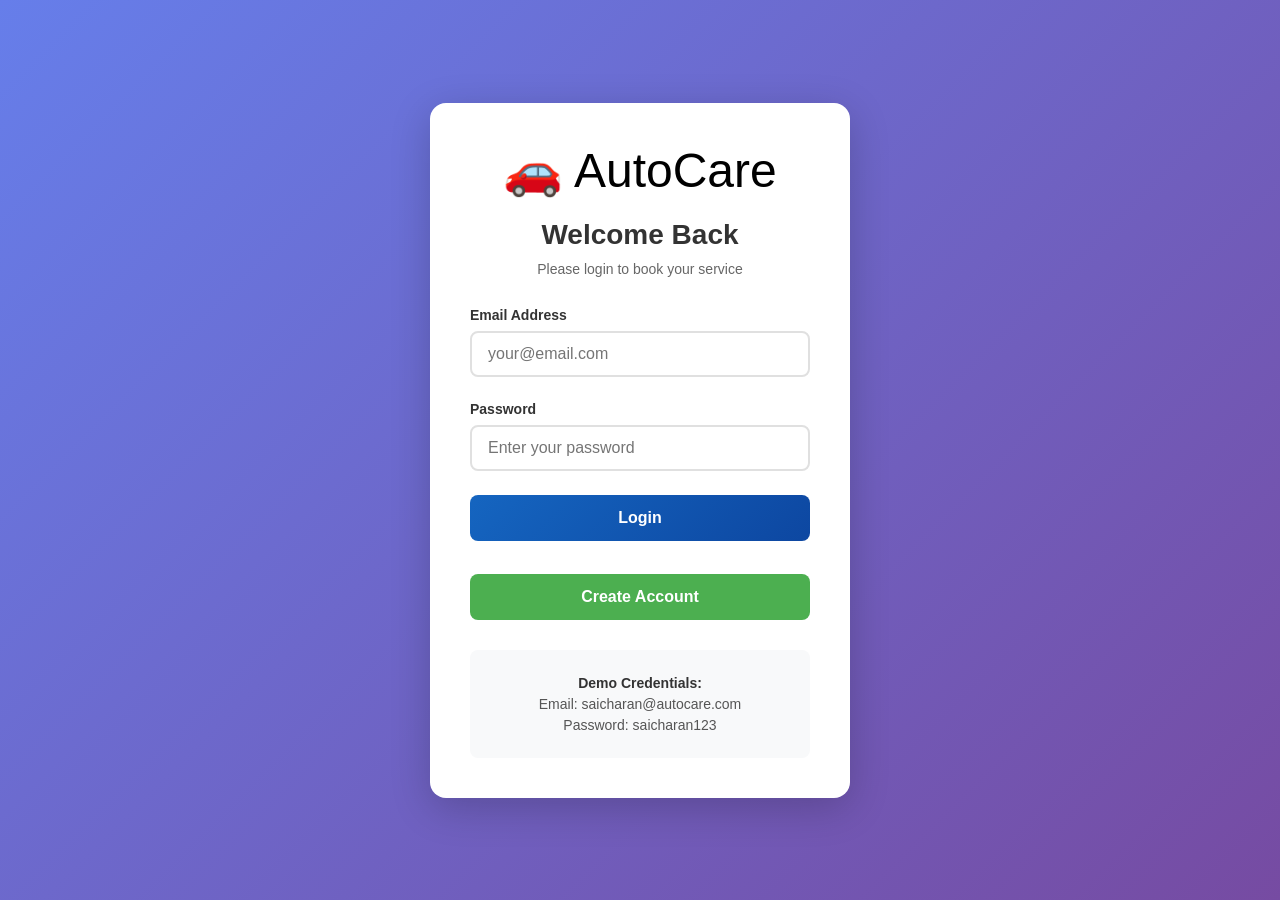
<file: index.html>
<!DOCTYPE html>
<html lang="en">
<head>
  <meta charset="UTF-8">
  <meta name="viewport" content="width=device-width, initial-scale=1.0">
  <title>Book Service - AutoCare</title>
  <link rel="stylesheet" href="style.css">
</head>
<body>
  <header>
    <div class="header-content">
      <div>
        <h1>🚗 AutoCare Service Centre</h1>
        <p>Book your car service in minutes</p>
      </div>
      <div class="user-info">
        <span id="user-email"></span>
        <button class="btn-logout" onclick="handleLogout()">Logout</button>
      </div>
    </div>
  </header>
  
  <main>
    <div class="booking-card">
      <h2>Book a Service</h2>
      
      <div class="form-group">
        <label>Your Name</label>
        <input type="text" id="name" placeholder="John Smith">
      </div>
      
      <div class="form-group">
        <label>Car Number Plate</label>
        <input type="text" id="plate" placeholder="AB12 CDE">
      </div>
      
      <div class="form-group">
        <label>Service Type</label>
        <select id="service">
            <option>Oil Change - ₹4,500</option>
            <option>Full Service - ₹12,000</option>
            <option>Tyre Replacement - ₹20,000</option>
            <option>Brake Check - ₹6,500</option>
            <option>General Service - ₹5,499</option>
        </select>
      </div>
      
      <div class="form-group">
        <label>Preferred Date</label>
        <input type="date" id="date">
      </div>
      
      <div class="form-group">
        <label>Additional Notes (Optional)</label>
        <textarea id="notes" placeholder="Any special requirements?" rows="3"></textarea>
      </div>
      
      <button class="btn-primary" onclick="submitBooking()">Confirm Booking</button>

      <div class="service-info">
        <h3>🚗 SaiCharan AutoCare Bangalore</h3>
      
        <p><strong>Address:</strong><br>
        SaiCharan AutoCare Service Center,<br>
        Outer Ring Road, Marathahalli,<br>
        Bengaluru, Karnataka - 560037</p>
      
        <p><strong>Working Hours:</strong><br>
        Monday - Saturday : 9 AM to 8 PM</p>
      
        <p><strong>Contact:</strong><br>
        📞 +91 9876543210<br>
        📧 support@saicharanautocare.com</p>
      
        <p><strong>Payment Methods:</strong><br>
        ✅ UPI<br>
        ✅ Credit Card<br>
        ✅ Debit Card<br>
        ✅ Cash</p>
      </div>
      
      <div id="confirmation" class="confirmation-message"></div>
    </div>
  </main>
  
  <script src="script.js"></script>
</body>
</html>
</file>
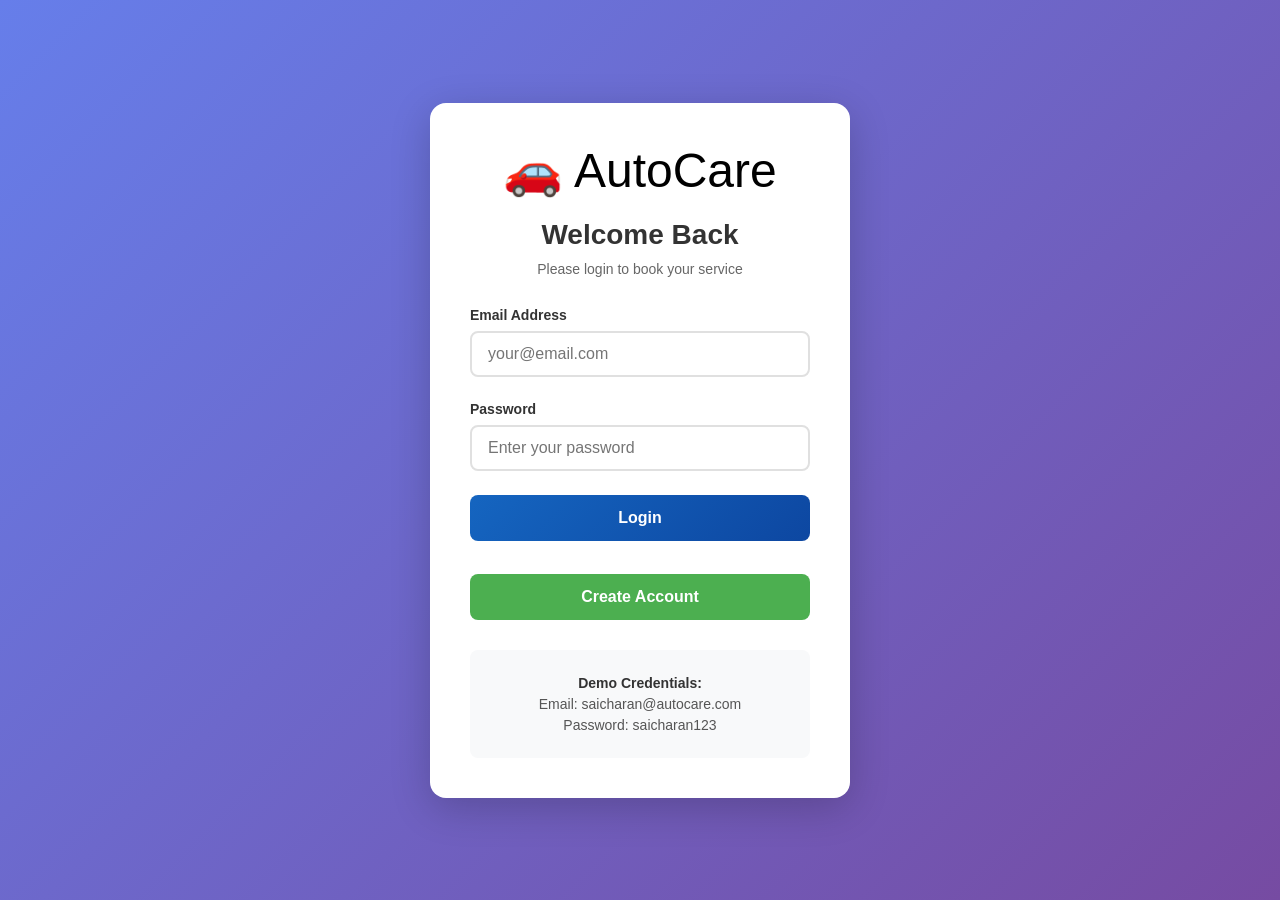
<file: login.html>
<!DOCTYPE html>
<html lang="en">
<head>
  <meta charset="UTF-8">
  <meta name="viewport" content="width=device-width, initial-scale=1.0">
  <title>Login - SaiCharan AutoCare</title>

  <link rel="stylesheet" href="style.css">
</head>

<body class="login-page">

  <div class="login-container">

    <div class="login-box">

      <div class="logo">🚗 AutoCare</div>

      <h1>Welcome Back</h1>

      <p class="subtitle">
        Please login to book your service
      </p>

      <div id="login-error" class="error-message"></div>

      <div class="form-group">
        <label>Email Address</label>

        <input 
          type="email"
          id="email"
          placeholder="your@email.com"
          autocomplete="email"
        >
      </div>

      <div class="form-group">
        <label>Password</label>

        <input 
          type="password"
          id="password"
          placeholder="Enter your password"
          autocomplete="current-password"
        >
      </div>

      <!-- LOGIN BUTTON -->
      <button class="btn-primary" onclick="handleLogin()">
        Login
      </button>

      <br><br>

      <!-- SIGNUP BUTTON -->
      <button 
        class="btn-primary signup-btn"
        onclick="window.location.href='signup.html'"
      >
        Create Account
      </button>

      <div class="demo-credentials">

        <p><strong>Demo Credentials:</strong></p>

        <p>Email: saicharan@autocare.com</p>

        <p>Password: saicharan123</p>

      </div>

    </div>

  </div>

  <script src="script.js"></script>

</body>
</html>
</file>
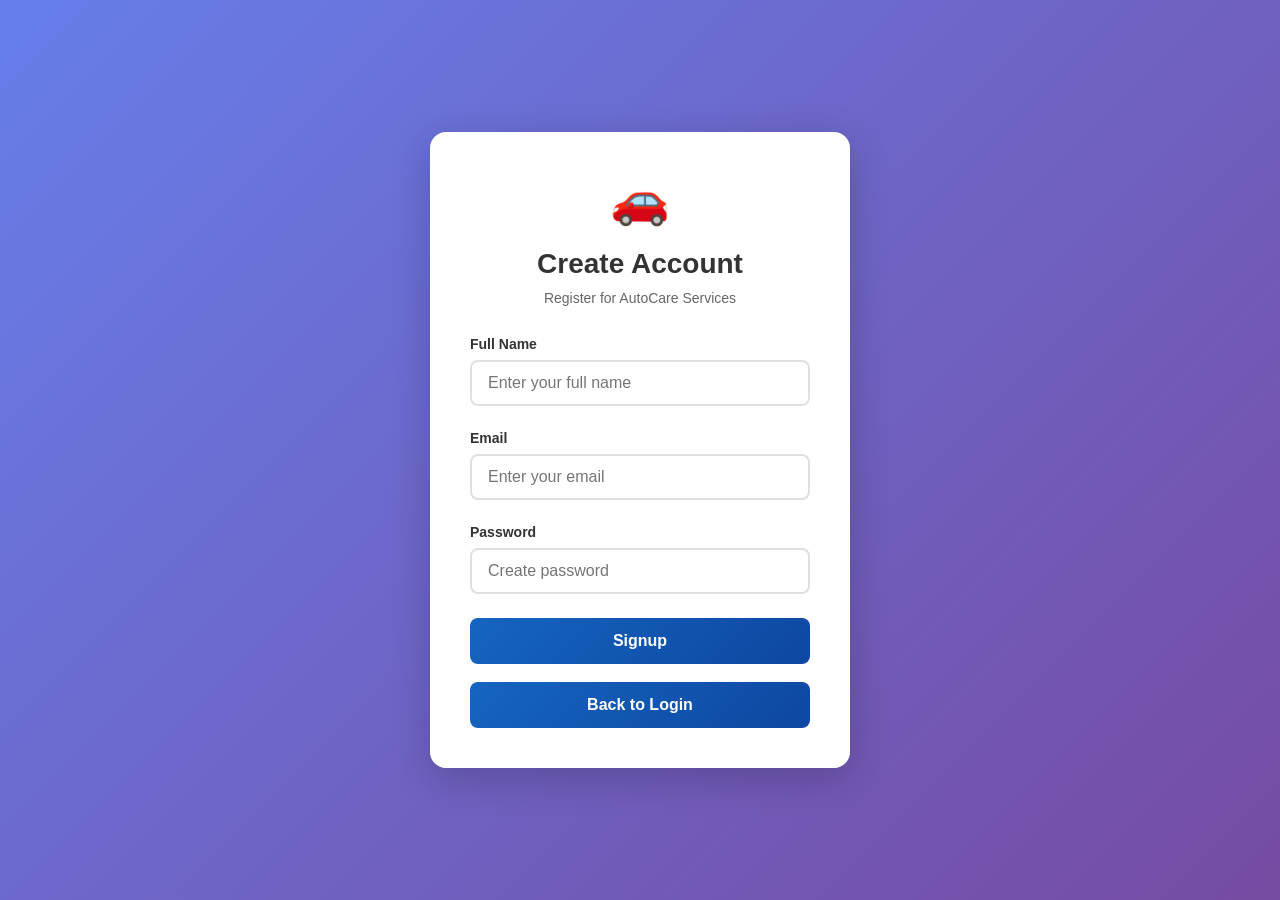
<file: signup.html>
<!DOCTYPE html>
<html lang="en">
<head>
  <meta charset="UTF-8">
  <meta name="viewport" content="width=device-width, initial-scale=1.0">
  <title>Signup - SaiCharan AutoCare</title>
  <link rel="stylesheet" href="style.css">
</head>

<body class="login-page">

<div class="login-container">
  <div class="login-box">

    <div class="logo">🚗</div>

    <h1>Create Account</h1>
    <p class="subtitle">Register for AutoCare Services</p>

    <div class="form-group">
      <label>Full Name</label>
      <input type="text" id="signup-name" placeholder="Enter your full name">
    </div>

    <div class="form-group">
      <label>Email</label>
      <input type="email" id="signup-email" placeholder="Enter your email">
    </div>

    <div class="form-group">
      <label>Password</label>
      <input type="password" id="signup-password" placeholder="Create password">
    </div>

    <button class="btn-primary" onclick="handleSignup()">
      Signup
    </button>

    <br><br>

    <button class="btn-primary" onclick="window.location.href='login.html'">
      Back to Login
    </button>

  </div>
</div>

<script src="script.js"></script>

</body>
</html>
</file>
<file: style.css>
/* Base Styles */
* {
    margin: 0;
    padding: 0;
    box-sizing: border-box;
  }
  
  body {
    font-family: 'Segoe UI', Tahoma, Geneva, Verdana, sans-serif;
    background: linear-gradient(135deg, #667eea 0%, #764ba2 100%);
    min-height: 100vh;
  }
  
  /* Login Page Styles */
  .login-page {
    display: flex;
    justify-content: center;
    align-items: center;
    padding: 20px;
  }
  
  .login-container {
    width: 100%;
    max-width: 420px;
  }
  
  .login-box {
    background: white;
    padding: 40px;
    border-radius: 16px;
    box-shadow: 0 10px 40px rgba(0,0,0,0.2);
  }
  
  .logo {
    font-size: 48px;
    text-align: center;
    margin-bottom: 20px;
  }
  
  .login-box h1 {
    text-align: center;
    color: #333;
    margin-bottom: 10px;
    font-size: 28px;
  }
  
  .subtitle {
    text-align: center;
    color: #666;
    margin-bottom: 30px;
    font-size: 14px;
  }
  
  .error-message {
    display: none;
    background: #fee;
    border: 1px solid #fcc;
    color: #c33;
    padding: 12px;
    border-radius: 8px;
    margin-bottom: 20px;
    font-size: 14px;
  }
  
  .error-message.show {
    display: block;
  }
  
  .demo-credentials {
    margin-top: 30px;
    padding: 20px;
    background: #f8f9fa;
    border-radius: 8px;
    text-align: center;
  }
  
  .demo-credentials p {
    margin: 5px 0;
    font-size: 14px;
    color: #555;
  }
  
  .demo-credentials strong {
    color: #333;
  }
  /* Header Styles */
header {
    background: linear-gradient(135deg, #1565C0 0%, #0D47A1 100%);
    color: white;
    padding: 30px 20px;
    box-shadow: 0 2px 10px rgba(0,0,0,0.1);
  }
  
  .header-content {
    max-width: 1200px;
    margin: 0 auto;
    display: flex;
    justify-content: space-between;
    align-items: center;
    flex-wrap: wrap;
    gap: 20px;
  }
  
  header h1 {
    font-size: 28px;
    margin-bottom: 5px;
  }
  
  header p {
    font-size: 16px;
    opacity: 0.9;
  }
  
  .user-info {
    display: flex;
    align-items: center;
    gap: 15px;
  }
  
  #user-email {
    font-size: 14px;
    opacity: 0.9;
  }
  
  /* Main Content */
  main {
    max-width: 600px;
    margin: 40px auto;
    padding: 20px;
  }
  
  .booking-card {
    background: white;
    padding: 40px;
    border-radius: 16px;
    box-shadow: 0 10px 40px rgba(0,0,0,0.1);
  }
  
  .booking-card h2 {
    color: #333;
    margin-bottom: 30px;
    font-size: 24px;
  }
  
  /* Form Elements */
  .form-group {
    margin-bottom: 24px;
  }
  
  label {
    display: block;
    font-weight: 600;
    margin-bottom: 8px;
    color: #333;
    font-size: 14px;
  }
  
  input, select, textarea {
    width: 100%;
    padding: 12px 16px;
    border: 2px solid #e0e0e0;
    border-radius: 8px;
    font-size: 16px;
    font-family: inherit;
    transition: all 0.3s ease;
  }
  
  input:focus, select:focus, textarea:focus {
    outline: none;
    border-color: #1565C0;
    box-shadow: 0 0 0 3px rgba(21, 101, 192, 0.1);
  }
  
  textarea {
    resize: vertical;
    min-height: 80px;
  }
  /* Buttons */
.btn-primary {
    width: 100%;
    background: linear-gradient(135deg, #1565C0 0%, #0D47A1 100%);
    color: white;
    padding: 14px 30px;
    border: none;
    border-radius: 8px;
    font-size: 16px;
    font-weight: 600;
    cursor: pointer;
    transition: transform 0.2s ease, box-shadow 0.2s ease;
  }
  
  .btn-primary:hover {
    transform: translateY(-2px);
    box-shadow: 0 6px 20px rgba(21, 101, 192, 0.4);
  }
  
  .btn-primary:active {
    transform: translateY(0);
  }
  
  .btn-logout {
    background: rgba(255,255,255,0.2);
    color: white;
    border: 1px solid rgba(255,255,255,0.3);
    padding: 8px 20px;
    border-radius: 6px;
    font-size: 14px;
    cursor: pointer;
    transition: all 0.2s ease;
  }
  
  .btn-logout:hover {
    background: rgba(255,255,255,0.3);
  }
  
  /* Confirmation Message */
  .confirmation-message {
    display: none;
    margin-top: 30px;
    padding: 24px;
    background: linear-gradient(135deg, #E8F5E9 0%, #C8E6C9 100%);
    border-left: 4px solid #4CAF50;
    border-radius: 8px;
    animation: slideIn 0.5s ease;
  }
  
  .confirmation-message.show {
    display: block;
  }
  
  .confirmation-message h3 {
    color: #2E7D32;
    margin-bottom: 15px;
    font-size: 20px;
  }
  
  .confirmation-message p {
    color: #1B5E20;
    line-height: 1.6;
    margin: 8px 0;
  }
  
  .confirmation-message strong {
    color: #1B5E20;
    font-weight: 600;
  }
  
  .booking-reference {
    display: inline-block;
    background: #4CAF50;
    color: white;
    padding: 6px 12px;
    border-radius: 6px;
    font-weight: bold;
    margin: 10px 0;
    font-family: 'Courier New', monospace;
  }
  
  @keyframes slideIn {
    from {
      opacity: 0;
      transform: translateY(-20px);
    }
    to {
      opacity: 1;
      transform: translateY(0);
    }
  }
  
  /* Responsive Design */
  @media (max-width: 768px) {
    .header-content {
      flex-direction: column;
      align-items: flex-start;
    }
    
    .booking-card {
      padding: 24px;
    }
    
    .login-box {
      padding: 30px 20px;
    }
  }
  .service-info {
    margin-top: 30px;
    padding: 20px;
    background: #f5f7ff;
    border-radius: 10px;
    border-left: 5px solid #1565C0;
  }
  
  .service-info h3 {
    color: #1565C0;
    margin-bottom: 15px;
  }
  
  .service-info p {
    margin-bottom: 15px;
    line-height: 1.6;
    color: #333;
  }
  .signup-btn {
    margin-top: 15px;
    background: #4CAF50;
  }
</file>
